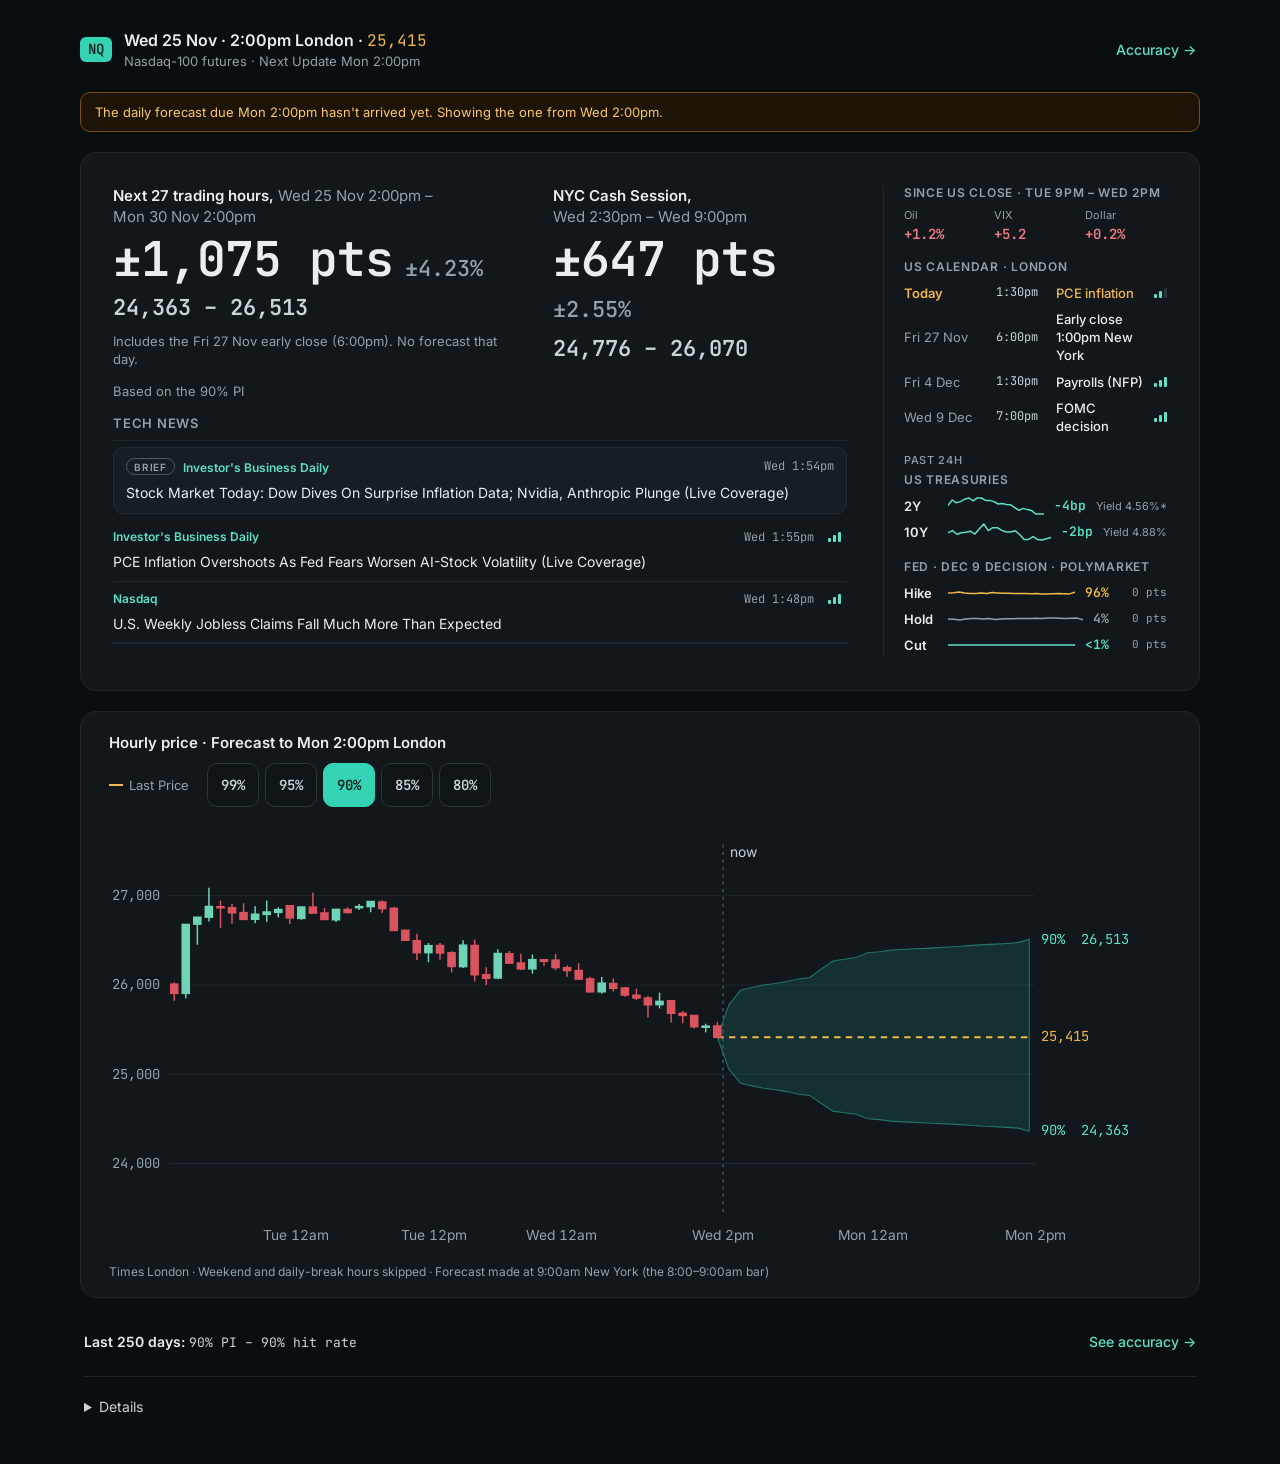
<file: site/index.html>
<!doctype html>
<html lang="en">
<head>
  <meta charset="utf-8">
  <meta name="viewport" content="width=device-width, initial-scale=1">
  <title>NQ forecasts</title>
  <meta name="description" content="Daily NQ (Nasdaq-100 futures) volatility forecast: how far the price may move over the next 24 hours (from 9am New York, 2pm London), with its prediction intervals, the cash-session range, the US calendar, Treasuries, Fed decision odds and tech headlines.">
  <meta name="theme-color" content="#0A0E11">
  <link rel="preconnect" href="https://fonts.googleapis.com">
  <link rel="preconnect" href="https://fonts.gstatic.com" crossorigin>
  <link href="https://fonts.googleapis.com/css2?family=Inter:wght@400;500;600;700&family=JetBrains+Mono:wght@400;500;600&display=swap" rel="stylesheet">
  <link rel="stylesheet" href="style.css?v=20261127a">
</head>
<body class="nq">
<div class="nq-wrap">

  <header class="nq-head">
    <div class="nq-brand">
      <span class="nq-badge">NQ</span>
      <div class="nq-title">
        <span class="nq-when" id="h-when">Loading…</span>
        <span class="nq-sub" id="h-sub">Nasdaq-100 futures</span>
      </div>
    </div>
    <a class="nq-link" href="accuracy.html">Accuracy →</a>
  </header>

  <p class="nq-banner" id="banner" hidden></p>

  <section class="nq-card nq-top" aria-label="Today's forecast">
    <div class="nq-fc">
      <div class="nq-blocks">
        <div class="nq-block" id="b-24h">
          <span class="nq-bl"><b id="b-24h-label">Next 24 hours,</b> <span id="b-24h-when"></span></span>
          <div class="nq-bigrow"><span class="nq-big" id="b-24h-pts">—</span><span class="nq-pct" id="b-24h-pct"></span></div>
          <span class="nq-range" id="b-24h-range"></span>
          <span class="nq-note" id="b-24h-incl" hidden></span>
        </div>
        <div class="nq-block" id="b-cash" hidden>
          <span class="nq-bl"><b>NYC Cash Session<span class="nq-comma">,</span></b> <span class="nq-span" id="b-cash-when"></span></span>
          <div class="nq-bigrow"><span class="nq-big" id="b-cash-pts">—</span><span class="nq-pct" id="b-cash-pct"></span></div>
          <span class="nq-range" id="b-cash-range"></span>
          <span class="nq-note" id="b-cash-note" hidden>Based on the 80% PI</span>
        </div>
      </div>
      <span class="nq-note" id="b-note">Based on the 90% PI</span>
      <!-- Regime row: shown only if Gate D passes (lab/results/regime.md). It failed, so there is none. -->
      <!-- Tech news: left column, under the forecast blocks (two-column top card) -->
      <div class="nq-news" id="news" hidden>
        <div class="nq-news-head"><span class="nq-h nq-h-news">Tech news</span></div>
        <div id="news-rows"></div>
      </div>
    </div>

    <div class="nq-side" id="side" hidden>
      <div id="since" hidden>
        <span class="nq-h" id="since-h">Since US close</span>
        <div class="nq-since" id="since-cells"></div>
      </div>
      <div id="cal" hidden>
        <span class="nq-h" id="cal-h">US Calendar · London</span>
        <div id="cal-rows"></div>
      </div>
      <span class="nq-h-win nq-win-top" id="mkt-win" hidden></span>
      <div id="tsy" hidden>
        <span class="nq-h" id="tsy-h">US Treasuries</span>
        <div id="tsy-rows"></div>
      </div>
      <div id="fed" hidden>
        <a class="nq-h nq-h2 nq-h-link" id="fed-h" target="_blank" rel="noopener noreferrer">Fed Decision · Polymarket</a>
        <div id="fed-rows"></div>
      </div>
    </div>

  </section>

  <section class="nq-card nq-chart-card" aria-label="Hourly price and forecast">
    <div class="nq-chart-head">
      <span class="nq-chart-title" id="chart-title">Hourly price · Forecast</span>
      <div class="nq-controls">
        <span class="nq-legend"><span class="nq-lp"></span>Last Price</span>
        <div class="nq-pis" role="group" aria-label="Show prediction intervals">
          <span class="nq-pi-btns" id="pi-buttons"></span>
        </div>
      </div>
    </div>
    <div id="chart" class="nq-chart" role="img" aria-label="NQ hourly candles with the forecast ranges widening to the end of the window"></div>
    <span class="nq-axis-note" id="axis-note">Times London · Weekend and daily-break hours skipped · Forecast made at 9:00am New York (the 8:00–9:00am bar)</span>
  </section>

  <footer class="nq-foot">
    <div class="nq-foot-row">
      <span><b>Last 250 days:</b> <span class="nq-mono" id="f-hit">—</span></span>
      <a class="nq-link" href="accuracy.html">See accuracy →</a>
    </div>
    <details class="nq-details">
      <summary>Details</summary>
      <dl id="details"></dl>
    </details>
  </footer>

</div>
<script src="vol.js?v=20261127a"></script>
<script src="app.js?v=20261127a"></script>
</body>
</html>
</file>
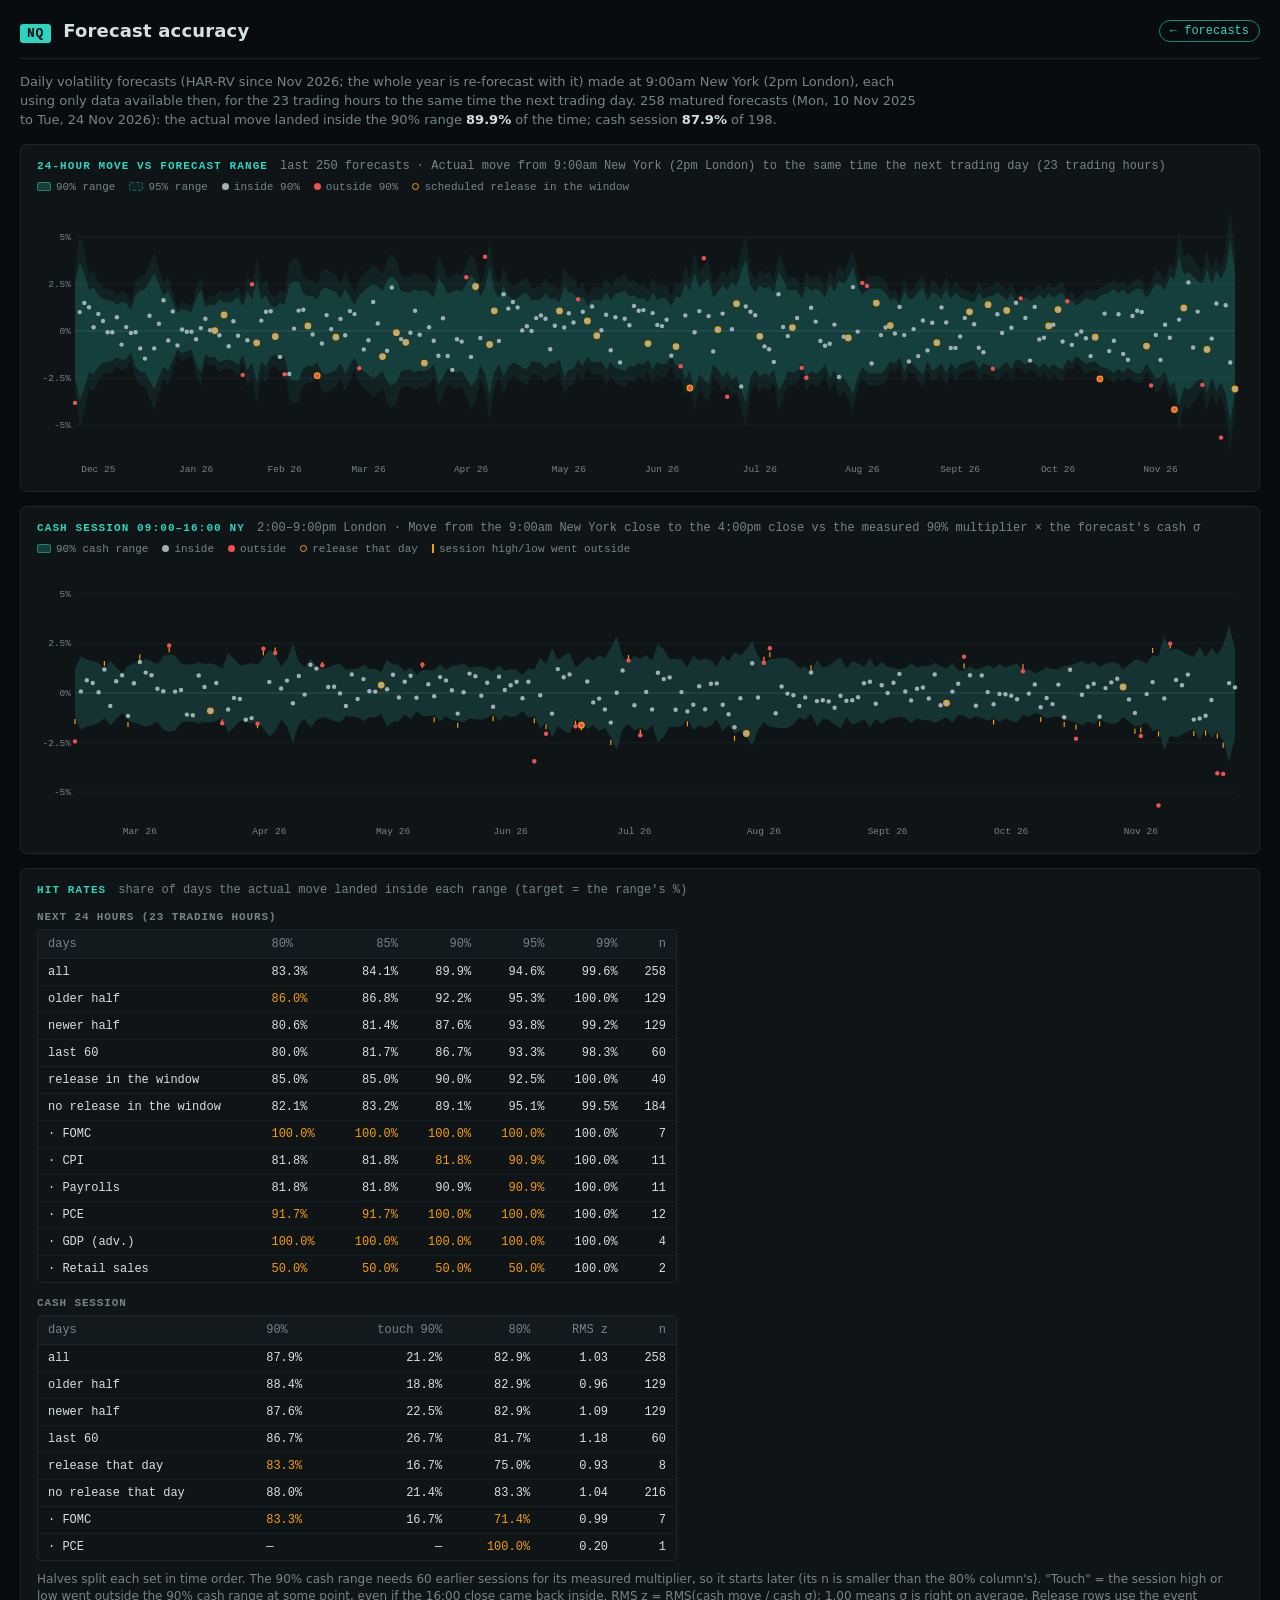
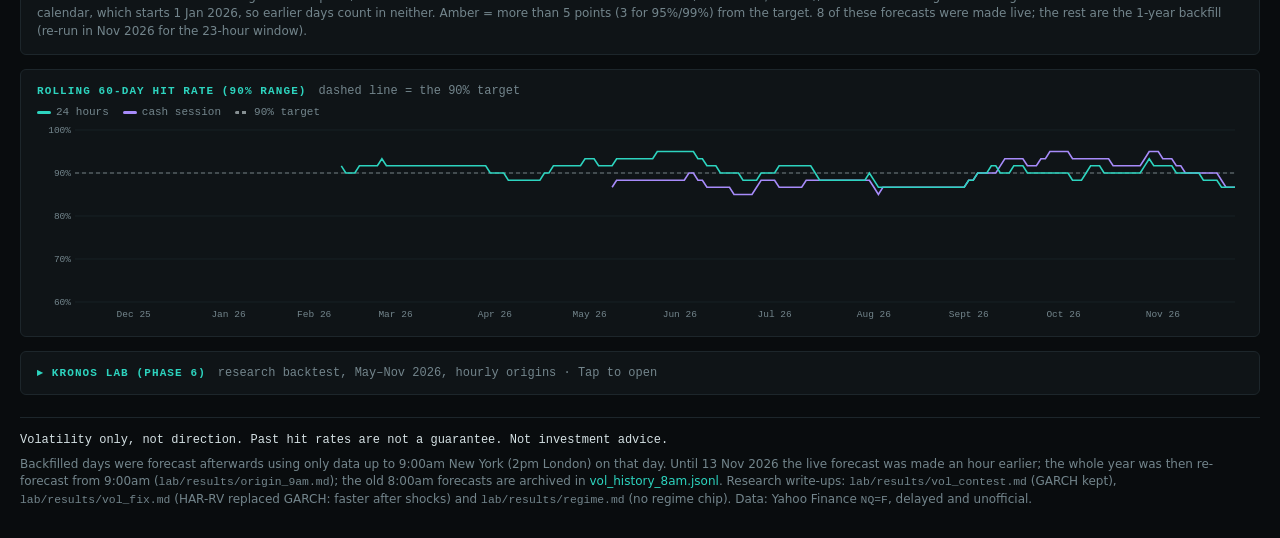
<file: site/accuracy.html>
<!doctype html>
<html lang="en">
<head>
  <meta charset="utf-8">
  <meta name="viewport" content="width=device-width, initial-scale=1">
  <title>NQ forecast accuracy</title>
  <meta name="description" content="How often NQ's actual 24-hour (9am to 9am New York) and cash-session moves landed inside the daily volatility forecast ranges, plus the Kronos lab results and the archived 8am forecasts.">
  <meta name="theme-color" content="#090c0e">
  <link rel="stylesheet" href="style.css?v=20261127a">
</head>
<body class="acc">
  <header class="top">
    <div class="brand">
      <span class="ticker">NQ</span>
      <h1>Forecast accuracy</h1>
    </div>
    <div class="top-right">
      <a class="nav-link" href="./">← forecasts</a>
    </div>
  </header>

  <p class="acc-intro" id="acc-intro">Daily volatility forecasts made at 9:00am New York, each using only data available then. Loading…</p>

  <section class="band acc-card" aria-label="24-hour moves vs the forecast range">
    <div class="band-head">
      <h2>24-hour move vs forecast range</h2>
      <span class="band-sub">last 250 forecasts · Actual move from 9:00am New York (2pm London) to the same time the next trading day (23 trading hours)</span>
    </div>
    <div class="acc-legend"><span><i class="sw sw-band"></i>90% range</span><span><i class="sw sw-outer"></i>95% range</span><span><i class="dot"></i>inside 90%</span><span><i class="dot out"></i>outside 90%</span><span><i class="dot ev"></i>scheduled release in the window</span></div>
    <div class="acc-chart" id="chart-24h"></div>
  </section>

  <section class="band acc-card" aria-label="Cash-session moves vs the forecast range">
    <div class="band-head">
      <h2>Cash session 09:00–16:00 NY</h2>
      <span class="band-sub">2:00–9:00pm London · Move from the 9:00am New York close to the 4:00pm close vs the measured 90% multiplier × the forecast's cash σ</span>
    </div>
    <div class="acc-legend"><span><i class="sw sw-band"></i>90% cash range</span><span><i class="dot"></i>inside</span><span><i class="dot out"></i>outside</span><span><i class="dot ev"></i>release that day</span><span><i class="tick"></i>session high/low went outside</span></div>
    <div class="acc-chart" id="chart-cash"></div>
  </section>

  <section class="band acc-card" aria-label="Hit rates">
    <div class="band-head">
      <h2>Hit rates</h2>
      <span class="band-sub">share of days the actual move landed inside each range (target = the range's %)</span>
    </div>
    <h3 class="acc-h3">Next 24 hours (23 trading hours)</h3>
    <div class="acc-table-wrap"><table class="band-table acc-table" id="table-24h"></table></div>
    <h3 class="acc-h3">Cash session</h3>
    <div class="acc-table-wrap"><table class="band-table acc-table" id="table-cash"></table></div>
    <p class="band-note" id="table-note"></p>
  </section>

  <section class="band acc-card" aria-label="Rolling hit rate">
    <div class="band-head">
      <h2>Rolling 60-day hit rate (90% range)</h2>
      <span class="band-sub">dashed line = the 90% target</span>
    </div>
    <div class="acc-legend"><span><i class="sw sw-sig"></i>24 hours</span><span><i class="sw sw-cash"></i>cash session</span><span><i class="sw sw-target"></i>90% target</span></div>
    <div class="acc-chart acc-chart-roll" id="chart-roll"></div>
  </section>

  <details class="band acc-card acc-lab">
    <summary><h2>Kronos lab (Phase 6)</h2> <span class="band-sub">research backtest, May–Nov 2026, hourly origins · Tap to open</span></summary>
    <p class="acc-p">The lab compared four +24h band sources on 825 hourly forecasts (every 3rd bar, May–Nov 2026; the multiplier for "Kronos widened" was fitted on the first two-thirds). Share of actual closes inside P10–P90, target ≈ 80%:</p>
    <div class="acc-table-wrap"><table class="band-table acc-table">
      <thead><tr><th>band source</th><th>all +24h</th><th>in-sample</th><th>out-of-sample</th><th>avg +24h width</th></tr></thead>
      <tbody>
        <tr><td>Kronos</td><td class="out">46%</td><td class="out">49%</td><td class="out">40%</td><td>675 pts</td></tr>
        <tr><td>Kronos widened (×2.16)</td><td>77%</td><td>80%</td><td>70%</td><td>1,458 pts</td></tr>
        <tr><td>GARCH</td><td class="in">84%</td><td class="in">84%</td><td class="in">84%</td><td>998 pts</td></tr>
        <tr><td>Naive (20-day realised vol)</td><td>83%</td><td>86%</td><td>76%</td><td>979 pts</td></tr>
      </tbody>
    </table></div>
    <div class="acc-table-wrap"><table class="band-table acc-table">
      <thead><tr><th>band source</th><th>+1h</th><th>+6h</th><th>+24h</th></tr></thead>
      <tbody>
        <tr><td>Kronos</td><td>51%</td><td>50%</td><td>46%</td></tr>
        <tr><td>Kronos widened</td><td>79%</td><td>81%</td><td>77%</td></tr>
        <tr><td>GARCH</td><td>80%</td><td>80%</td><td>84%</td></tr>
        <tr><td>Naive</td><td>84%</td><td>83%</td><td>83%</td></tr>
      </tbody>
    </table></div>
    <p class="acc-p">Verdict: raw Kronos's band was far too narrow; GARCH was closest to 80% out of sample. That's why the daily page used a calibrated GARCH (HAR-RV since Nov 2026) and kept Kronos only as an experimental toggle, retired on 15 Nov 2026 (code and its last forecast: <code>lab/archive/kronos/</code>). Equity curves for the three test rules (MNQ, after costs; research only, not investment advice):</p>
    <figure><img src="lab/equity_1_vol_sized_trend.png" alt="Equity curves, strategy 1: vol-sized trend" loading="lazy"><figcaption>1 · Vol-sized trend (MA 20/100, always in the market)</figcaption></figure>
    <figure><img src="lab/equity_2_stops_targets.png" alt="Equity curves, strategy 2: distribution stops and targets" loading="lazy"><figcaption>2 · Distribution stops and targets</figcaption></figure>
    <figure><img src="lab/equity_3_band_break.png" alt="Equity curves, strategy 3: band break, fade vs follow" loading="lazy"><figcaption>3 · Band break: fade vs follow</figcaption></figure>
    <p class="acc-p">Caveats from the lab: one ~6-month period, 30 Kronos paths per forecast, estimated roll gaps before Sep 2026, delayed unofficial Yahoo data, and no correction for trying several rules.</p>
  </details>

  <footer>
    <p class="disclaimer">Volatility only, not direction. Past hit rates are not a guarantee. Not investment advice.</p>
    <p>Backfilled days were forecast afterwards using only data up to 9:00am New York (2pm London) on that day. Until 13 Nov 2026 the live forecast was made an hour earlier; the whole year was then re-forecast from 9:00am (<code>lab/results/origin_9am.md</code>); the old 8:00am forecasts are archived in <a href="data/archive/vol_history_8am.jsonl">vol_history_8am.jsonl</a>. Research write-ups: <code>lab/results/vol_contest.md</code> (GARCH kept), <code>lab/results/vol_fix.md</code> (HAR-RV replaced GARCH: faster after shocks) and <code>lab/results/regime.md</code> (no regime chip). Data: Yahoo Finance <code>NQ=F</code>, delayed and unofficial.</p>
  </footer>

  <script src="accuracy.js?v=20261127a"></script>
</body>
</html>
</file>
<file: site/style.css>
:root {
  --bg: #090c0e;
  --panel: #0f1417;
  --panel-2: #131a1e;
  --line: #1d262b;
  --grid: #172025;
  --text: #d5e1e4;
  --muted: #73858c;
  --teal: #2dd4bf;
  --teal-dim: #138a7c;
  --up: #22c55e;
  --down: #f05252;
  --gold: #f2c14e;
  --warn: #f59e0b;
  --mono: ui-monospace, "SF Mono", SFMono-Regular, Menlo, Consolas, "Liberation Mono", monospace;
  --sans: system-ui, -apple-system, "Segoe UI", Roboto, sans-serif;
  color-scheme: dark;
}

* { box-sizing: border-box; }
html, body { margin: 0; background: var(--bg); color: var(--text); }
body { font: 14px/1.45 var(--sans); padding: 0 20px 24px; max-width: 1400px; margin: 0 auto; }
a { color: var(--teal); text-decoration: none; }
a:hover { text-decoration: underline; }
code { font-family: var(--mono); font-size: 0.95em; }

/* header */
.top { display: flex; align-items: center; justify-content: space-between; gap: 12px; padding: 18px 0 14px; border-bottom: 1px solid var(--line); }
.brand { display: flex; align-items: baseline; gap: 12px; min-width: 0; }
.ticker { font: 700 13px var(--mono); color: var(--bg); background: var(--teal); padding: 2px 7px; border-radius: 3px; letter-spacing: 0.06em; }
h1 { margin: 0; font-size: 18px; font-weight: 600; letter-spacing: 0.01em; white-space: nowrap; overflow: hidden; text-overflow: ellipsis; }
.top-right { display: flex; align-items: center; gap: 14px; font-family: var(--mono); }
.last-close { font-size: 16px; font-variant-numeric: tabular-nums; }
.lbl { color: var(--muted); font-size: 11px; letter-spacing: 0.08em; }
/* band check */
.band { margin-top: 16px; background: var(--panel); border: 1px solid var(--line); border-radius: 6px; padding: 14px 16px; }
.band-head { display: flex; align-items: baseline; flex-wrap: wrap; gap: 4px 12px; }
.band h2 { font: 600 11px var(--mono); color: var(--teal); letter-spacing: 0.1em; text-transform: uppercase; margin: 0; }
.band-sub { font: 12px var(--mono); color: var(--muted); }
.band-stats { display: grid; grid-template-columns: repeat(3, minmax(0, 1fr)); gap: 12px; margin: 12px 0 6px; }
.band-stats .k { font: 11px var(--mono); color: var(--muted); text-transform: uppercase; letter-spacing: 0.06em; }
.band-stats .v { font: 600 22px/1.3 var(--mono); font-variant-numeric: tabular-nums; }
.band-stats .sub { font: 12px var(--mono); color: var(--muted); }
.band-stats .v.good { color: var(--teal); }
.band-stats .v.warn { color: var(--warn); }
.band-stats.cmp { grid-template-columns: repeat(2, minmax(0, 1fr)); }
.band-head2 { margin-top: 16px; padding-top: 12px; border-top: 1px solid var(--line); }
.collecting { font: 600 16px var(--mono); color: var(--warn); grid-column: 1 / -1; }
.band-hz { font: 12px var(--mono); color: var(--muted); margin: 4px 0 10px; }
.band-hz b { color: var(--text); font-weight: 500; }
.band-table-wrap { overflow-x: auto; border: 1px solid var(--line); border-radius: 4px; }
.band-table { width: 100%; border-collapse: collapse; font: 12px var(--mono); font-variant-numeric: tabular-nums; white-space: nowrap; }
.band-table th { text-align: right; color: var(--muted); font-weight: 400; padding: 7px 10px; border-bottom: 1px solid var(--line); background: var(--panel-2); }
.band-table td { text-align: right; padding: 6px 10px; border-bottom: 1px solid var(--grid); }
.band-table th:first-child, .band-table td:first-child, .band-table th:nth-child(2), .band-table td:nth-child(2) { text-align: left; }
.band-table tr:last-child td { border-bottom: 0; }
.band-table .in { color: var(--up); }
.band-table .out { color: var(--down); }
.bf { font-size: 10px; color: var(--muted); border: 1px solid var(--line); border-radius: 3px; padding: 0 4px; margin-left: 6px; }
.band-note { font-size: 12px; color: var(--muted); margin: 10px 0 0; }

.sw { display: inline-block; width: 14px; height: 3px; border-radius: 2px; }
.sw-band { height: 9px; background: rgba(45, 212, 191, 0.22); border: 1px solid rgba(45, 212, 191, 0.45); }
.sw-outer { height: 9px; background: rgba(45, 212, 191, 0.08); border: 1px dashed rgba(45, 212, 191, 0.4); }
.sw-sig { background: var(--teal); }

/* header link */
.nav-link { font: 12px var(--mono); color: var(--teal); border: 1px solid var(--teal-dim); border-radius: 999px; padding: 3px 10px; white-space: nowrap; }
.nav-link:hover { text-decoration: none; background: var(--panel-2); }

/* accuracy page */
.acc-intro { font-size: 13px; color: var(--muted); margin: 14px 0 0; max-width: 900px; }
.acc-intro b { color: var(--text); }
.acc-card { margin-top: 14px; min-width: 0; }
.acc-legend { display: flex; flex-wrap: wrap; gap: 4px 14px; font: 11px var(--mono); color: var(--muted); margin: 8px 0 4px; }
.acc-legend span { display: inline-flex; align-items: center; gap: 5px; }
.acc-legend .dot { display: inline-block; width: 7px; height: 7px; border-radius: 50%; background: #9fb0b6; }
.acc-legend .dot.out { background: var(--down); }
.acc-legend .dot.ev { background: transparent; border: 1.5px solid var(--warn); }
.acc-legend .tick { display: inline-block; width: 2px; height: 9px; background: var(--warn); }
.sw-cash { background: #a78bfa; }
.sw-target { background: repeating-linear-gradient(90deg, rgba(213,225,228,0.6) 0 4px, transparent 4px 7px); }
.acc-chart { width: 100%; min-width: 0; overflow: hidden; }
.acc-chart svg { display: block; max-width: 100%; height: auto; }
.acc-chart .empty { font: 12px var(--mono); color: var(--muted); }
.acc-h3 { font: 600 11px var(--mono); color: var(--muted); letter-spacing: 0.08em; text-transform: uppercase; margin: 14px 0 6px; }
.acc-table-wrap { border: 1px solid var(--line); border-radius: 4px; overflow-x: auto; max-width: 640px; margin-bottom: 8px; }
.acc-table td.warn { color: var(--warn); }
.acc-table td.in { color: var(--up); }
.acc-table td.out { color: var(--down); }
.acc-p { font-size: 12.5px; color: var(--muted); margin: 10px 0; max-width: 900px; }
.acc-lab summary { cursor: pointer; list-style: none; display: flex; align-items: baseline; flex-wrap: wrap; gap: 4px 12px; }
.acc-lab summary::-webkit-details-marker { display: none; }
.acc-lab summary h2::before { content: "▸ "; }
.acc-lab[open] summary h2::before { content: "▾ "; }
.acc-lab figure { margin: 12px 0; }
.acc-lab img { display: block; max-width: min(100%, 860px); height: auto; border: 1px solid var(--line); border-radius: 4px; background: #fff; }
.acc-lab figcaption { font: 11.5px var(--mono); color: var(--muted); margin-top: 4px; }

footer { margin-top: 22px; padding-top: 14px; border-top: 1px solid var(--line); color: var(--muted); font-size: 12px; }
footer p { margin: 0 0 6px; }
.disclaimer { color: var(--text); font-family: var(--mono); font-size: 12px; }

/* phone (accuracy page) */
@media (max-width: 700px) {
  body { padding: 0 12px 20px; }
  .top { flex-wrap: wrap; padding: 14px 0 10px; }
  .top-right { flex-wrap: wrap; width: 100%; justify-content: space-between; gap: 8px 12px; }
  h1 { font-size: 16px; }
  .band { padding: 12px; margin-top: 12px; }
  .band-stats { grid-template-columns: 1fr; gap: 8px; }
  .band-stats .v { font-size: 18px; }
  .acc-table { font-size: 11px; white-space: normal; }
  .acc-table th, .acc-table td { padding: 5px 6px; }
}

/* ===== main page (body.nq): the redesign, design/Main.dc.html ===== */
body.nq { background: #0A0E11; color: #E8EEF1; font: 14px/1.4 Inter, system-ui, -apple-system, "Segoe UI", sans-serif;
  max-width: none; padding: 28px clamp(16px, 4vw, 48px) 40px; margin: 0; }
.nq a { color: #5EE0C6; text-decoration: none; }
.nq a:hover { color: #9AF0DE; text-decoration: none; }
.nq-mono, .nq-big, .nq-pct, .nq-range, .nq-badge, .nq-price { font-family: "JetBrains Mono", ui-monospace, Menlo, monospace; }
.nq-wrap { max-width: 1120px; margin: 0 auto; display: flex; flex-direction: column; gap: 20px; }
.nq [hidden] { display: none !important; }

.nq-head { display: flex; flex-wrap: wrap; align-items: center; justify-content: space-between; gap: 12px; }
.nq-brand { display: flex; align-items: center; gap: 12px; min-width: 0; }
.nq-badge { background: #34D3B6; color: #06221C; font-weight: 600; font-size: 14px; padding: 4px 8px; border-radius: 6px; line-height: 1.2; }
.nq-title { display: flex; flex-direction: column; min-width: 0; }
.nq-when { font-size: 16px; font-weight: 600; }
.nq-price { color: #F2B84B; font-weight: 400; }
.nq-sub { font-size: 13px; color: #93A1A9; }
.nq-link { font-size: 14px; font-weight: 500; padding: 12px 4px; }
.nq-banner { margin: 0; padding: 10px 14px; border: 1px solid #7a4f0b; background: #1d1407; color: #f8c76b; font-size: 13px; border-radius: 10px; }

.nq-card { background: #11171B; border: 1px solid #1E272D; border-radius: 16px; }
.nq-top { padding: clamp(20px, 3vw, 32px); display: flex; flex-wrap: wrap; gap: 28px 36px; align-items: flex-start; }
.nq-fc { flex: 1 1 480px; display: flex; flex-direction: column; gap: 14px; min-width: 0; container-type: inline-size; }
/* the two forecast blocks share one row above the phone layout: they shrink, their date lines wrap */
.nq-blocks { display: flex; flex-wrap: nowrap; gap: 20px 32px; }
.nq-block { flex: 0 1 auto; display: flex; flex-direction: column; gap: 8px; min-width: 0; }
.nq-bl { font-size: 15px; color: #93A1A9; }
.nq-bl b { font-weight: 600; color: #E8EEF1; }
.nq-bl .nq-span { white-space: nowrap; }        /* a time range never breaks in the middle */
.nq-bigrow { display: flex; align-items: baseline; gap: 12px; flex-wrap: wrap; }
.nq-big { font-size: clamp(36px, 5vw, 48px); font-weight: 600; letter-spacing: -0.02em; line-height: 1; white-space: nowrap; }
/* scale the big numbers with the left column so both blocks fit ("±1,093 pts ±4.03%" + "±811 pts ±2.99%" ≈ 10.8 em + 214px) */
.nq-fc .nq-big { font-size: clamp(26px, calc((100cqi - 214px) / 10.8), 48px); }
/* when the column is too narrow for both blocks at full size, the date lines wrap to the numbers' width */
@container (max-width: 715px) { .nq-bl { contain: inline-size; } }
.nq-pct { font-size: 22px; font-weight: 500; color: #93A1A9; }
.nq-range { font-size: clamp(18px, 2.4vw, 22px); font-weight: 600; color: #C9D4D9; }
.nq-note { font-size: 13px; color: #93A1A9; }
#b-24h-incl { width: 0; min-width: 100%; }      /* wraps to the block; never widens it (squeezed the cash range) */

.nq-side { flex: 1 1 220px; max-width: 284px; display: flex; flex-direction: column; gap: 2px; border-left: 1px solid #1E272D; padding-left: 20px; min-width: 0; }
.nq-h { display: block; font-size: 12px; font-weight: 600; color: #93A1A9; text-transform: uppercase; letter-spacing: 0.06em; padding-bottom: 4px; }
.nq-h2 { padding: 12px 0 4px; }
.nq-cal { display: grid; grid-template-columns: 84px 52px 1fr auto; gap: 8px; padding: 4px 0; font-size: 13px; align-items: center; }
.nq-cal .d { color: #93A1A9; white-space: nowrap; }
.nq-cal .t { font-family: "JetBrains Mono", monospace; font-size: 12px; color: #C9D4D9; }
.nq-cal .n { color: #E8EEF1; font-weight: 500; min-width: 0; }
.nq-cal.today .d { color: #F2B84B; font-weight: 600; }
.nq-cal.today .n { color: #F2B84B; }
.nq-tsy { display: grid; grid-template-columns: 34px minmax(60px, 1fr) auto auto; align-items: center; gap: 10px; padding: 3px 0; font-size: 13px; }
.nq-tsy .l { font-weight: 600; }
.nq-tsy svg { display: block; width: 100%; height: 20px; }
.nq-tsy .m { font-family: "JetBrains Mono", monospace; font-weight: 600; color: #5EE0C6; }
.nq-tsy .m.neg, .nq-tsy .m.up { color: #F07A84; }
.nq-tsy .m.flat { color: #93A1A9; }
.nq-tsy .y { font-size: 11px; color: #93A1A9; text-align: right; }
.nq-fed .y { font-family: "JetBrains Mono", monospace; min-width: 48px; }
.nq a.nq-h-link { color: #93A1A9; }
.nq-h-win { display: block; font-size: 11px; font-weight: 500; color: #93A1A9; text-transform: uppercase; letter-spacing: 0.06em; margin: -2px 0 4px; }
.nq-win-top { margin: 0; padding: 12px 0 2px; }      /* shared Treasuries + Fed window label */
.nq a.nq-h-link:hover { color: #C9D4D9; text-decoration: underline; }

.nq-news { display: flex; flex-direction: column; gap: 4px; min-width: 0; }
.nq-news-head { display: flex; align-items: center; justify-content: space-between; gap: 8px; padding: 0 0 4px; }
.nq-h-news { font-size: 13px; padding: 0; }
#news-rows { overflow-y: auto; overscroll-behavior: contain; -webkit-overflow-scrolling: touch; scrollbar-width: thin;
  scrollbar-color: #2A353C transparent; border-top: 1px solid #1E272D; border-bottom: 1px solid #1E272D; }
#news-rows::-webkit-scrollbar { width: 6px; }
#news-rows::-webkit-scrollbar-thumb { background: #2A353C; border-radius: 3px; }
.nq-item { display: grid; grid-template-columns: minmax(0, 1fr) auto; align-items: start; gap: 0 14px; padding: 9px 6px 9px 0; border-top: 1px solid #1E272D; }
.nq-item:first-child { border-top: 0; }
.nq-item.brief { background: #161E23; border: 1px solid #222C33; border-radius: 10px; padding: 10px 12px; margin: 6px 0 6px; grid-template-columns: minmax(0, 1fr); }
.nq-item.brief + .nq-item { border-top: 0; }
.nq-tag { display: inline-block; font: 600 10px/1 Inter, system-ui, sans-serif; letter-spacing: 0.08em; text-transform: uppercase; color: #93A1A9;
  border: 1px solid #4A5860; border-radius: 999px; padding: 3px 7px 2px; margin-right: 8px; vertical-align: 1px; }
.nq-since { display: grid; grid-template-columns: repeat(3, minmax(0, 1fr)); gap: 8px; padding: 2px 0 2px; }
.nq-since .c { display: flex; flex-direction: column; gap: 2px; min-width: 0; }
.nq-since .k { font-size: 11px; color: #93A1A9; }
.nq-since .v { font: 600 14px "JetBrains Mono", monospace; }
.nq-since .v.down { color: #5EE0C6; } .nq-since .v.up { color: #F07A84; } .nq-since .v.flat, .nq-since .v.na { color: #93A1A9; }
.nq-item-main { display: flex; flex-direction: column; gap: 7px; min-width: 0; }
.nq-item > svg { margin-top: 3px; }
.nq-item .meta { display: flex; justify-content: space-between; gap: 8px; font-size: 12px; }
.nq-item .src { color: #5EE0C6; font-weight: 600; }
.nq-item .tm { color: #93A1A9; font-family: "JetBrains Mono", monospace; }
.nq .nq-item a.hl { font-size: 14px; line-height: 1.35; color: #E8EEF1; overflow-wrap: anywhere; }
.nq .nq-item a.hl:hover { color: #9AF0DE; }

.nq-chart-card { padding: 20px clamp(12px, 2.5vw, 28px) 16px; display: flex; flex-direction: column; gap: 12px; min-width: 0; }
.nq-chart-head { display: flex; flex-wrap: wrap; align-items: center; justify-content: space-between; gap: 10px 20px; }
.nq-chart-title { font-size: 15px; font-weight: 600; }
.nq-controls { flex: 1 1 100%; display: flex; flex-wrap: wrap; align-items: center; gap: 8px 18px; font-size: 13px; color: #93A1A9; }
.nq-legend { display: flex; align-items: center; gap: 6px; }
.nq-lp { width: 14px; height: 2px; background: #F2B84B; }
.nq-pis, .nq-pi-btns { display: flex; align-items: center; gap: 6px; flex-wrap: wrap; }
.nq-pis button { min-width: 52px; min-height: 44px; padding: 0 10px; border-radius: 10px; font: 600 14px "JetBrains Mono", monospace; cursor: pointer;
  background: #0E1418; color: #C9D4D9; border: 1px solid #2A353C; }
.nq-pis button[aria-pressed="true"] { background: #34D3B6; color: #06221C; border-color: #34D3B6; }
.nq-pis button:focus-visible { outline: 2px solid #9AF0DE; outline-offset: 2px; }
.nq-chart svg { display: block; width: 100%; height: auto; }
.nq-chart text { font-variant-numeric: tabular-nums; }
.nq-axis-note { font-size: 12px; color: #93A1A9; }

.nq-foot { display: flex; flex-direction: column; gap: 14px; padding: 4px 4px 0; margin: 0; border: 0; color: inherit; font-size: inherit; }
.nq-foot-row { display: flex; flex-wrap: wrap; align-items: center; justify-content: space-between; gap: 6px 16px; font-size: 14px; }
.nq-foot-row b { font-weight: 600; }
.nq-foot-row .nq-mono { font-size: 13px; color: #C9D4D9; }
.nq-foot-row .nq-link { padding: 10px 0; }
.nq-details { border-top: 1px solid #1E272D; padding-top: 12px; font-size: 13px; color: #93A1A9; }
.nq-details summary { cursor: pointer; font-size: 14px; color: #C9D4D9; padding: 8px 0; }
.nq-details dl { margin: 8px 0 0; display: grid; grid-template-columns: minmax(120px, auto) 1fr; gap: 8px 20px; }
.nq-details dt { font: inherit; color: #93A1A9; }
.nq-details dd { margin: 0; font: inherit; color: #C9D4D9; overflow-wrap: anywhere; }
.nq-details dd.disc { color: #E8EEF1; font-weight: 600; }

@media (max-width: 700px) {
  body.nq { padding: 20px 16px 32px; }
  .nq-wrap { gap: 16px; }
  .nq-blocks { flex-direction: column; gap: 20px; }
  #b-cash-when { display: block; }               /* phones: the cash times get their own line */
  #b-cash .nq-comma { display: none; }
  .nq-fc .nq-big { font-size: 36px; }
  .nq-fc { flex: 1 1 100%; }
  .nq-side { flex: 1 1 100%; max-width: none; border-left: 0; padding-left: 0; border-top: 1px solid #1E272D; padding-top: 16px; }
  .nq-pis, .nq-pi-btns { gap: 5px; flex-wrap: nowrap; }
  .nq-pis button { min-width: 44px; padding: 0 6px; font-size: 13px; }
  .nq-controls { gap: 4px 16px; }
  .nq-details dl { grid-template-columns: 1fr; gap: 2px 0; }
  .nq-details dd { margin-bottom: 8px; }
}
</file>
